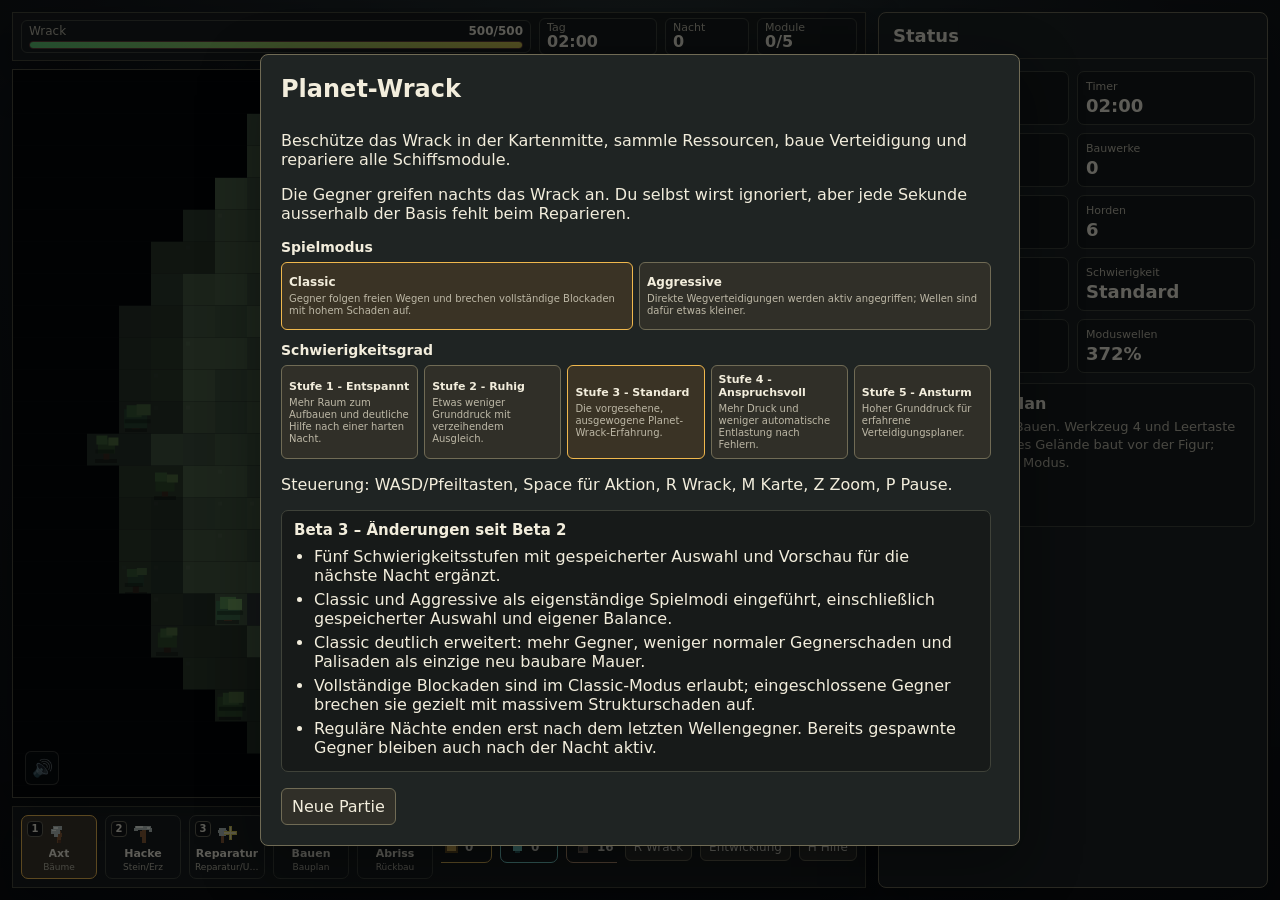
<file: index.html>
<!doctype html>
<html lang="de">
<head>
  <meta charset="utf-8">
  <meta name="viewport" content="width=device-width, initial-scale=1">
  <title>Planet-Wrack</title>
  <link rel="stylesheet" href="css/styles.css">
</head>
<body>
  <main id="app" class="app">
    <section class="game-shell" aria-label="Planet-Wrack Spielfeld">
      <header class="topbar">
        <div class="ship-status">
          <div class="bar-label">
            <span>Wrack</span>
            <strong id="shipHpText">500/500</strong>
          </div>
          <div class="hp-track"><div id="shipHpFill" class="hp-fill"></div></div>
        </div>
        <div class="phase-card">
          <span id="phaseName">Tag</span>
          <strong id="phaseTimer">02:00</strong>
        </div>
        <div class="wave-card">
          <span>Nacht</span>
          <strong id="nightText">0</strong>
        </div>
        <div class="module-card">
          <span>Module</span>
          <strong id="moduleText">0/5</strong>
        </div>
      </header>

      <div class="canvas-wrap">
        <canvas id="gameCanvas" width="1280" height="720"></canvas>
        <button id="muteButton" class="mute-button" type="button" aria-label="Sound ausschalten" title="Sound ausschalten">&#128266;</button>
        <div id="pauseOverlay" class="pause-overlay hidden">
          <div>
            <h1>Pause</h1>
            <p>Drücke P zum Weiterspielen.</p>
          </div>
        </div>
        <div id="toastStack" class="toast-stack" aria-live="polite"></div>
      </div>

      <footer class="bottombar">
        <div id="toolBar" class="tool-bar"></div>
        <div id="resourceBar" class="resource-bar"></div>
        <div class="quick-actions">
          <button id="shipButton" type="button">R Wrack</button>
          <button id="developmentButton" type="button">Entwicklung</button>
          <button id="helpButton" type="button">H Hilfe</button>
        </div>
      </footer>
    </section>

    <aside id="sidePanel" class="side-panel" aria-live="polite">
      <div class="panel-head">
        <h2 id="panelTitle">Panel</h2>
        <button id="panelCloseButton" type="button" aria-label="Status anzeigen">i</button>
      </div>
      <div id="panelBody" class="panel-body"></div>
    </aside>

    <section id="morningReport" class="modal hidden" role="dialog" aria-modal="true">
      <div class="modal-card">
        <h2>Morgengrauen</h2>
        <div id="reportBody">
          <div class="dialog-actions">
            <button id="reportCloseButton" type="button">Weiter</button>
          </div>
        </div>
      </div>
    </section>

    <section id="gameDialog" class="modal hidden" role="dialog" aria-modal="true">
      <div class="modal-card large">
        <h2 id="dialogTitle">Planet-Wrack</h2>
        <div id="dialogBody"></div>
        <div id="dialogActions" class="dialog-actions"></div>
      </div>
    </section>

    <section id="tacticalMap" class="tactical-map hidden" role="dialog" aria-modal="false" aria-label="Taktische Karte">
      <div class="tactical-map-card">
        <div class="tactical-map-head">
          <div>
            <h2>Karte</h2>
            <div class="tactical-map-legend" aria-label="Kartenlegende">
              <span><i class="map-dot player-dot"></i>Spieler</span>
              <span><i class="map-dot enemy-dot"></i>Gegner</span>
              <span><i class="map-dot pin-dot"></i>Nadeln</span>
            </div>
          </div>
          <button id="tacticalMapCloseButton" class="icon-button" type="button" aria-label="Karte schließen" title="Karte schließen">×</button>
        </div>
        <canvas id="tacticalMapCanvas" aria-label="Live-Karte der Welt"></canvas>
      </div>
    </section>
  </main>

  <script src="js/config.js"></script>
  <script src="js/data/resources.js"></script>
  <script src="js/data/buildings.js"></script>
  <script src="js/data/enemies.js"></script>
  <script src="js/data/wildlife.js"></script>
  <script src="js/data/shipModules.js"></script>
  <script src="js/data/waves.js"></script>
  <script src="js/data/tooltips.js"></script>
  <script src="js/data/perks.js"></script>
  <script src="js/random.js"></script>
  <script src="js/state.js"></script>
  <script src="js/systems/development.js"></script>
  <script src="js/systems/gameModes.js"></script>
  <script src="js/utils.js"></script>
  <script src="js/systems/sound.js"></script>
  <script src="js/input.js"></script>
  <script src="js/camera.js"></script>
  <script src="js/world/tiles.js"></script>
  <script src="js/world/spatialIndex.js"></script>
  <script src="js/world/mapGenerator.js"></script>
  <script src="js/world/fog.js"></script>
  <script src="js/world/resources.js"></script>
  <script src="js/entities/player.js"></script>
  <script src="js/entities/projectiles.js"></script>
  <script src="js/entities/enemies.js"></script>
  <script src="js/systems/pathfinding.js"></script>
  <script src="js/systems/dayNight.js"></script>
  <script src="js/systems/damageVisuals.js"></script>
  <script src="js/systems/drops.js"></script>
  <script src="js/systems/treasure.js"></script>
  <script src="js/systems/outposts.js"></script>
  <script src="js/systems/mapPins.js"></script>
  <script src="js/systems/wildlife.js"></script>
  <script src="js/systems/building.js"></script>
  <script src="js/systems/combat.js"></script>
  <script src="js/systems/spawning.js"></script>
  <script src="js/systems/progression.js"></script>
  <script src="js/systems/perks.js"></script>
  <script src="js/systems/autobalance.js"></script>
  <script src="mods/pixel-overrides.js"></script>
  <script src="js/systems/pixelArt.js"></script>
  <script src="js/systems/save.js"></script>
  <script src="js/ui/icons.js"></script>
  <script src="js/ui/messages.js"></script>
  <script src="js/ui/hud.js"></script>
  <script src="js/ui/panels.js"></script>
  <script src="js/ui/designPanel.js"></script>
  <script src="js/ui/tacticalMap.js"></script>
  <script src="js/render/renderWorld.js"></script>
  <script src="js/render/renderEntities.js"></script>
  <script src="js/render/renderFog.js"></script>
  <script src="js/render/renderEffects.js"></script>
  <script src="js/render/renderMain.js"></script>
  <script src="js/gameLoop.js"></script>
  <script src="js/bootstrap.js"></script>
</body>
</html>
</file>
<file: css/styles.css>
:root {
  color-scheme: dark;
  --bg: #101114;
  --panel: #1f2423;
  --panel-2: #2b2e2a;
  --ink: #f2eddc;
  --muted: #bdb8a6;
  --line: #575444;
  --accent: #f0b84d;
  --accent-2: #66c6a6;
  --danger: #e35d57;
  --ok: #6ec36e;
  --shadow: rgba(0, 0, 0, .36);
}

* {
  box-sizing: border-box;
}

html,
body {
  margin: 0;
  width: 100%;
  height: 100%;
  background: radial-gradient(circle at 50% 10%, #27302f 0, #111315 54%, #090a0b 100%);
  color: var(--ink);
  font-family: "Segoe UI", system-ui, sans-serif;
  overflow: hidden;
}

button {
  border: 1px solid #706b55;
  background: #302f28;
  color: var(--ink);
  border-radius: 6px;
  padding: 8px 10px;
  font: inherit;
  cursor: pointer;
}

button:hover,
button:focus-visible {
  border-color: var(--accent);
  outline: none;
}

button:disabled {
  cursor: not-allowed;
  opacity: .45;
}

.app {
  height: 100vh;
  display: grid;
  grid-template-columns: minmax(780px, 1fr) 390px;
  align-items: stretch;
  gap: 12px;
  padding: 12px;
  overflow: hidden;
}

.game-shell {
  width: 100%;
  display: grid;
  grid-template-rows: auto minmax(0, 1fr) auto;
  gap: 8px;
  min-width: 0;
  min-height: 0;
}

.topbar,
.bottombar {
  display: grid;
  gap: 8px;
  background: rgba(24, 27, 26, .96);
  border: 1px solid #494738;
  box-shadow: 0 16px 40px var(--shadow);
  padding: 8px;
}

.topbar {
  grid-template-columns: minmax(280px, 1fr) 118px 84px 100px;
  align-items: center;
  padding: 5px 8px;
}

.bottombar {
  grid-template-columns: auto minmax(0, 1fr) auto;
  align-items: center;
}

.bottombar .resource-bar {
  justify-content: center;
  min-width: 0;
}

.bottombar .quick-actions {
  justify-content: flex-end;
}

.ship-status,
.phase-card,
.wave-card,
.module-card {
  background: #171a19;
  border: 1px solid #3f4239;
  border-radius: 6px;
  padding: 3px 7px;
}

.bar-label {
  display: flex;
  justify-content: space-between;
  color: var(--muted);
  font-size: 12px;
}

.bar-label strong {
  color: var(--ink);
}

.hp-track {
  height: 8px;
  margin-top: 3px;
  background: #311917;
  border: 1px solid #5f3934;
  border-radius: 99px;
  overflow: hidden;
}

.hp-fill {
  width: 100%;
  height: 100%;
  background: linear-gradient(90deg, #5fc772, #d7c951);
  transition: width .18s ease, background .18s ease;
}

.phase-card,
.wave-card,
.module-card {
  display: grid;
  gap: 1px;
}

.phase-card span,
.wave-card span,
.module-card span {
  color: var(--muted);
  font-size: 11px;
  line-height: 1;
}

.phase-card strong,
.wave-card strong,
.module-card strong {
  font-size: 16px;
  line-height: 1.05;
}

.canvas-wrap {
  position: relative;
  min-height: 0;
  height: 100%;
  background: #050606;
  border: 1px solid #4c4a3b;
  overflow: hidden;
  box-shadow: 0 18px 50px var(--shadow);
}

.mute-button {
  position: absolute;
  z-index: 9;
  left: 12px;
  bottom: 12px;
  display: grid;
  width: 34px;
  height: 34px;
  place-items: center;
  padding: 0;
  border-color: rgba(189, 184, 166, .45);
  background: rgba(15, 18, 18, .66);
  font-size: 17px;
  line-height: 1;
  opacity: .58;
}

.mute-button:hover,
.mute-button:focus-visible {
  opacity: 1;
}

#gameCanvas {
  display: block;
  width: 100%;
  height: 100%;
  min-height: 0;
  image-rendering: pixelated;
}

.pause-overlay,
.modal {
  position: fixed;
  inset: 0;
  display: grid;
  place-items: center;
  background: rgba(3, 4, 5, .62);
  z-index: 20;
}

.pause-overlay {
  position: absolute;
  z-index: 8;
}

.pause-overlay > div,
.modal-card {
  width: min(520px, calc(100vw - 32px));
  background: var(--panel);
  border: 1px solid #706b55;
  box-shadow: 0 20px 60px var(--shadow);
  border-radius: 8px;
  padding: 20px;
}

.modal-card.large {
  width: min(760px, calc(100vw - 32px));
  max-height: calc(100vh - 32px);
  display: grid;
  grid-template-rows: auto minmax(0, 1fr) auto;
}

.modal-card.large #dialogBody {
  min-height: 0;
  overflow-y: auto;
  padding-right: 8px;
}

.modal-card h1,
.modal-card h2,
.pause-overlay h1 {
  margin: 0 0 12px;
}

.morning-tooltip {
  display: grid;
  gap: 4px;
  margin: 14px 0 18px;
  padding: 10px 12px;
  border-left: 3px solid var(--accent);
  background: rgba(131, 227, 218, .08);
  color: var(--muted);
}

.morning-tooltip strong {
  color: var(--accent);
  font-size: 11px;
  text-transform: uppercase;
}

.dialog-actions {
  display: flex;
  flex-wrap: wrap;
  gap: 8px;
  margin-top: 16px;
}

.cheat-dialog .modal-card {
  width: min(360px, calc(100vw - 32px));
}

.tactical-map {
  position: fixed;
  inset: 0;
  z-index: 24;
  display: grid;
  place-items: center;
  padding: 16px;
  background: rgba(3, 4, 5, .72);
}

.tactical-map-card {
  width: min(780px, calc(100vw - 32px), calc(100vh - 118px));
  max-height: calc(100vh - 32px);
  padding: 12px;
  background: #171a19;
  border: 1px solid #706b55;
  border-radius: 8px;
  box-shadow: 0 20px 60px var(--shadow);
}

.tactical-map-head {
  display: flex;
  align-items: flex-start;
  justify-content: space-between;
  gap: 12px;
  margin-bottom: 10px;
}

.tactical-map-head h2 {
  margin: 0 0 5px;
  font-size: 18px;
}

.tactical-map-legend {
  display: flex;
  flex-wrap: wrap;
  gap: 10px;
  color: var(--muted);
  font-size: 12px;
}

.tactical-map-legend span {
  display: inline-flex;
  align-items: center;
  gap: 4px;
}

.map-dot {
  width: 8px;
  height: 8px;
  border: 1px solid #121414;
  border-radius: 50%;
}

.player-dot { background: #66c6a6; }
.enemy-dot { background: #e35d57; }
.pin-dot { background: #f3d36b; }

.icon-button {
  width: 30px;
  height: 30px;
  padding: 0;
  font-size: 22px;
  line-height: 1;
}

#tacticalMapCanvas {
  display: block;
  width: 100%;
  aspect-ratio: 1;
  border: 1px solid #494738;
  background: #101614;
  image-rendering: pixelated;
}

.cheat-form label {
  display: block;
  margin-bottom: 6px;
  color: var(--muted);
  font-size: 12px;
}

.cheat-form input {
  box-sizing: border-box;
  width: 100%;
  padding: 9px 10px;
  color: var(--text);
  background: #171a19;
  border: 1px solid #706b55;
  border-radius: 4px;
  font: inherit;
}

.start-changelog {
  margin-top: 16px;
  padding: 10px 12px;
  background: #171a19;
  border: 1px solid #3f4239;
  border-radius: 7px;
}

.start-changelog h3 {
  margin: 0 0 8px;
  font-size: 15px;
}

.start-changelog-scroll {
  max-height: 240px;
  overflow-y: auto;
  padding-right: 8px;
}

.start-changelog ul {
  margin: 0;
  padding-left: 20px;
}

.start-changelog li + li {
  margin-top: 5px;
}

.start-changelog-separator {
  margin: 14px 0;
  border: 0;
  border-top: 1px dashed #706b55;
}

.help-catalog {
  max-height: min(60vh, 560px);
  overflow-y: auto;
  margin-top: 14px;
  padding: 2px 8px 2px 0;
}

.help-catalog h3 {
  margin: 14px 0 8px;
}

.help-catalog h3:first-child {
  margin-top: 0;
}

.help-unit-grid {
  display: grid;
  grid-template-columns: repeat(2, minmax(0, 1fr));
  gap: 8px;
}

.help-unit-card {
  min-width: 0;
  padding: 10px;
  background: #171a19;
  border: 1px solid #3f4239;
  border-radius: 7px;
}

.help-unit-heading {
  display: flex;
  align-items: center;
  gap: 8px;
}

.help-unit-image {
  flex: 0 0 48px;
  width: 48px;
  height: 48px;
  background: #0f1211;
  border: 1px solid #3f4239;
  image-rendering: pixelated;
}

.help-unit-card h4 {
  margin: 0;
  font-size: 16px;
}

.help-unit-role {
  margin-top: 3px;
  color: var(--muted);
  font-size: 12px;
}

.help-unit-card p {
  margin: 8px 0 0;
  font-size: 12px;
  line-height: 1.35;
}

.help-unit-stats {
  display: grid;
  grid-template-columns: repeat(2, minmax(0, 1fr));
  gap: 5px 10px;
  margin: 10px 0 0;
}

.help-unit-stats div {
  min-width: 0;
}

.help-unit-stats dt {
  color: var(--muted);
  font-size: 11px;
}

.help-unit-stats dd {
  margin: 1px 0 0;
  overflow-wrap: anywhere;
  font-size: 12px;
}

.difficulty-picker {
  margin: 12px 0;
}

.mode-picker {
  margin: 12px 0;
}

.mode-picker h3 {
  margin: 0 0 7px;
  font-size: 14px;
}

.mode-options {
  display: grid;
  grid-template-columns: repeat(2, minmax(0, 1fr));
  gap: 6px;
}

.mode-option {
  min-width: 0;
  min-height: 68px;
  padding: 7px;
  text-align: left;
}

.mode-option strong,
.mode-option span {
  display: block;
}

.mode-option strong {
  font-size: 12px;
}

.mode-option span {
  margin-top: 4px;
  color: var(--muted);
  font-size: 10px;
  line-height: 1.2;
}

.mode-option.active {
  border-color: var(--accent);
  background: #3a3325;
}

.difficulty-picker h3 {
  margin: 0 0 7px;
  font-size: 14px;
}

.difficulty-options {
  display: grid;
  grid-template-columns: repeat(5, minmax(0, 1fr));
  gap: 6px;
}

.difficulty-option {
  min-width: 0;
  min-height: 78px;
  padding: 7px;
  text-align: left;
}

.difficulty-option strong,
.difficulty-option span {
  display: block;
}

.difficulty-option strong {
  font-size: 11px;
}

.difficulty-option span {
  margin-top: 4px;
  color: var(--muted);
  font-size: 10px;
  line-height: 1.2;
}

.difficulty-option.active {
  border-color: var(--accent);
  background: #3a3325;
}

.difficulty-picker-readonly .difficulty-option {
  cursor: default;
  opacity: .7;
}

.difficulty-picker-readonly .difficulty-option.active {
  opacity: 1;
}

.mode-picker-readonly .mode-option {
  cursor: default;
  opacity: .7;
}

.mode-picker-readonly .mode-option.active {
  opacity: 1;
}

@media (max-width: 760px) {
  .difficulty-options {
    grid-template-columns: repeat(2, minmax(0, 1fr));
  }

  .help-unit-grid {
    grid-template-columns: 1fr;
  }
}

.tool-bar,
.resource-bar,
.quick-actions {
  display: flex;
  gap: 8px;
  align-items: center;
  flex-wrap: nowrap;
  min-width: 0;
}

.resource-bar {
  overflow: hidden;
}

.tool-button,
.resource-pill,
.build-card,
.module-row,
.report-row {
  background: #171a19;
  border: 1px solid #3f4239;
  border-radius: 7px;
}

.tool-button {
  position: relative;
  display: grid;
  grid-template-rows: 24px 15px 12px;
  justify-items: center;
  align-items: center;
  width: 76px;
  height: 64px;
  padding: 6px 5px 5px;
  overflow: hidden;
}

.tool-button.active {
  border-color: var(--accent);
  background: #3a3325;
}

.tool-button strong,
.tool-button span {
  max-width: 100%;
  line-height: 1;
  white-space: nowrap;
}

.tool-button strong {
  font-size: 11px;
  overflow: hidden;
  text-overflow: ellipsis;
}

.tool-button .tool-key {
  position: absolute;
  left: 5px;
  top: 5px;
  min-width: 16px;
  height: 16px;
  display: grid;
  place-items: center;
  border: 1px solid #6b6757;
  border-radius: 4px;
  background: #101211;
  color: var(--ink);
  font-size: 10px;
  font-weight: 800;
}

.tool-button .tool-hint {
  display: block;
  color: var(--muted);
  font-size: 9px;
  overflow: hidden;
  text-overflow: ellipsis;
}

.tool-icon {
  width: 24px;
  height: 24px;
  image-rendering: pixelated;
}

.resource-pill {
  display: inline-flex;
  align-items: center;
  gap: 5px;
  min-width: 58px;
  padding: 6px 7px;
  font-weight: 700;
  font-size: 12px;
  flex: 0 1 64px;
}

.quick-actions button {
  padding: 6px 8px;
  font-size: 12px;
  white-space: nowrap;
  flex: 0 0 auto;
}

.resource-pill small {
  color: var(--muted);
  font-weight: 600;
}

.side-panel {
  position: sticky;
  top: 12px;
  width: 100%;
  height: calc(100vh - 24px);
  max-height: calc(100vh - 24px);
  background: rgba(28, 32, 31, .98);
  border: 1px solid #706b55;
  box-shadow: 0 18px 55px var(--shadow);
  border-radius: 8px;
  display: grid;
  grid-template-rows: auto 1fr;
  min-width: 0;
}

.panel-head {
  display: flex;
  justify-content: space-between;
  align-items: center;
  padding: 12px 14px;
  border-bottom: 1px solid #454438;
}

.panel-head h2 {
  margin: 0;
  font-size: 18px;
}

.panel-body {
  overflow: auto;
  padding: 12px;
}

.build-card,
.module-row,
.report-row {
  margin-bottom: 10px;
  padding: 10px;
}

.build-card h3,
.module-row h3 {
  margin: 0 0 5px;
  font-size: 16px;
}

.build-card > button {
  margin-top: 8px;
}

.perk-overview {
  padding: 2px 0 12px;
  border-bottom: 1px solid #3f4239;
}

.perk-overview > div {
  display: flex;
  justify-content: space-between;
  align-items: baseline;
}

.perk-overview span,
.perk-overview p,
.perk-branch-heading p,
.perk-node span,
.perk-node small {
  color: var(--muted);
}

.perk-overview strong {
  color: var(--accent-2);
  font-size: 18px;
}

.perk-overview p,
.perk-branch-heading p {
  margin: 5px 0 0;
  font-size: 12px;
  line-height: 1.35;
}

.perk-branch {
  padding: 14px 0;
  border-bottom: 1px solid #3f4239;
}

.perk-branch:last-child {
  border-bottom: 0;
}

.perk-branch-heading h3 {
  margin: 0;
  font-size: 16px;
}

.perk-tree {
  display: grid;
  gap: 8px;
  margin-top: 10px;
  padding-left: 12px;
  border-left: 2px solid #5d684c;
}

.perk-node {
  position: relative;
  display: grid;
  gap: 3px;
  width: 100%;
  padding: 9px 10px;
  text-align: left;
  background: #171a19;
  border: 1px solid #4d5840;
  border-radius: 6px;
}

.perk-node::before {
  content: "";
  position: absolute;
  left: -14px;
  top: 50%;
  width: 12px;
  border-top: 2px solid #5d684c;
}

.perk-node strong {
  color: var(--ink);
  font-size: 13px;
}

.perk-node span,
.perk-node small {
  font-size: 11px;
  line-height: 1.3;
}

.perk-node small {
  color: var(--accent-2);
}

.perk-node:not(:disabled):hover {
  border-color: var(--accent);
  background: #30352d;
}

.perk-node.purchased {
  border-color: #78b96a;
  background: #263728;
}

.perk-node.purchased small {
  color: #8bd47c;
}

.perk-node.locked,
.perk-node:disabled:not(.purchased) {
  opacity: .48;
}

.perk-branch.planned {
  filter: blur(.45px) saturate(.4);
}

.perk-node-planned {
  cursor: default;
  border-style: dashed;
  background: rgba(23, 26, 25, .65);
}

.report-perks-button {
  
}

.build-title {
  display: flex;
  justify-content: space-between;
  align-items: center;
  gap: 10px;
}

.build-title h3 {
  display: flex;
  align-items: center;
  gap: 8px;
  margin: 0;
}

.build-title strong {
  color: var(--accent-2);
  font-size: 13px;
  white-space: nowrap;
}

.build-preview {
  width: 24px;
  height: 24px;
  flex: 0 0 24px;
  border: 1px solid #68624e;
  border-radius: 5px;
  background: #282a25;
  image-rendering: pixelated;
}

.stat-grid {
  display: grid;
  grid-template-columns: repeat(2, minmax(0, 1fr));
  gap: 8px;
  margin-bottom: 10px;
}

.stat-box {
  background: #141716;
  border: 1px solid #3f4239;
  border-radius: 7px;
  padding: 8px;
}

.stat-box span {
  display: block;
  color: var(--muted);
  font-size: 11px;
}

.stat-box strong {
  display: block;
  margin-top: 2px;
  font-size: 18px;
}

.cost-chip {
  position: relative;
  display: inline-grid;
  grid-template-columns: 22px auto;
  align-items: center;
  gap: 6px;
  min-width: 118px;
  overflow: hidden;
  background: #20231f;
  border: 1px solid #4b4c3f;
  border-radius: 6px;
  padding: 4px 7px 4px 4px;
  font-size: 12px;
}

.cost-chip::before {
  content: "";
  position: absolute;
  inset: 0 auto 0 0;
  width: var(--fill, 0%);
  background: rgba(102, 198, 166, .2);
  border-right: 1px solid rgba(102, 198, 166, .34);
  pointer-events: none;
}

.cost-chip.short::before {
  background: rgba(240, 184, 77, .16);
  border-right-color: rgba(240, 184, 77, .32);
}

.cost-chip > * {
  position: relative;
  z-index: 1;
}

.cost-chip > span {
  white-space: nowrap;
  font-weight: 700;
  text-align: right;
}

.cost-chip.short {
  border-color: #8d554f;
  color: #ffafa8;
}

.cost-chip.ready {
  border-color: #567b58;
  color: #a7e6a8;
}

.resource-icon {
  width: 18px;
  height: 18px;
  image-rendering: pixelated;
}

.build-actions,
.panel-actions {
  display: flex;
  flex-wrap: wrap;
  gap: 8px;
  margin-top: 8px;
}

.development-section {
  display: grid;
  gap: 10px;
  padding: 10px 0;
  border-bottom: 1px solid #3f4239;
}

.development-section:first-child {
  padding-top: 0;
}

.development-section:last-child {
  border-bottom: 0;
  padding-bottom: 0;
}

.development-section h3 {
  margin: 0;
  font-size: 16px;
}

.development-control {
  display: grid;
  grid-template-columns: 1fr auto auto;
  align-items: center;
  gap: 8px;
  color: var(--muted);
}

.development-control output {
  color: var(--accent-2);
  font-variant-numeric: tabular-nums;
}

.development-factor-buttons {
  display: flex;
  gap: 4px;
}

.development-factor-buttons button {
  width: 30px;
  min-width: 30px;
  height: 28px;
  padding: 0;
  font-size: 18px;
  line-height: 1;
}

.development-speeds {
  display: grid;
  grid-template-columns: repeat(3, minmax(0, 1fr));
  gap: 6px;
}

.development-speeds button.active {
  border-color: var(--accent);
  background: #3a3325;
}

.design-actions {
  display: flex;
  flex-wrap: wrap;
  gap: 8px;
  margin-bottom: 10px;
}

.design-actions button {
  flex: 1 1 112px;
}

.design-tabs {
  display: flex;
  flex-wrap: wrap;
  gap: 6px;
  margin-bottom: 10px;
}

.design-tabs button {
  flex: 1 1 84px;
  padding: 7px 8px;
  font-size: 12px;
}

.design-tabs button.active,
.design-toolbar button.active {
  border-color: var(--accent);
  background: #3a3325;
}

.design-asset-list {
  display: grid;
  grid-template-columns: repeat(2, minmax(0, 1fr));
  gap: 8px;
  margin-bottom: 10px;
}

.design-asset {
  min-width: 0;
  min-height: 72px;
  display: grid;
  grid-template-columns: 34px minmax(0, 1fr);
  grid-template-rows: 1fr auto;
  gap: 3px 8px;
  align-items: center;
  padding: 7px;
  text-align: left;
}

.design-asset.active {
  border-color: var(--accent);
  background: #3a3325;
}

.design-asset span,
.design-asset strong {
  min-width: 0;
  overflow: hidden;
  text-overflow: ellipsis;
  white-space: nowrap;
}

.design-asset strong {
  color: var(--muted);
  font-size: 10px;
  font-weight: 700;
}

.design-preview {
  grid-row: 1 / 3;
  width: 32px;
  height: 32px;
  image-rendering: pixelated;
  border: 1px solid #68624e;
  border-radius: 5px;
  background: #282a25;
}

.design-editor-card {
  display: grid;
  gap: 10px;
}

.design-toolbar,
.design-color-row,
.design-scale-row {
  display: flex;
  flex-wrap: wrap;
  gap: 8px;
  align-items: center;
}

.design-toolbar button {
  flex: 1 1 92px;
}

.design-check {
  flex: 1 1 100%;
  display: flex;
  align-items: center;
  gap: 8px;
  color: var(--muted);
  font-size: 12px;
}

.design-scale-row {
  display: grid;
  grid-template-columns: 72px minmax(0, 1fr) 42px;
}

.design-scale-row label {
  color: var(--muted);
  font-size: 12px;
}

.design-scale-row input {
  width: 100%;
  accent-color: var(--accent);
}

.design-scale-row strong {
  color: var(--accent-2);
  font-size: 12px;
  text-align: right;
}

.design-color-row input[type="color"] {
  width: 44px;
  height: 34px;
  padding: 2px;
  border: 1px solid #706b55;
  border-radius: 6px;
  background: #171a19;
}

.design-color-row input[type="text"] {
  width: 88px;
  height: 34px;
  border: 1px solid #706b55;
  border-radius: 6px;
  background: #171a19;
  color: var(--ink);
  padding: 7px;
  font: 700 12px "Segoe UI", system-ui, sans-serif;
}

.design-swatches {
  display: grid;
  grid-template-columns: repeat(8, 22px);
  gap: 5px;
}

.design-swatch {
  width: 22px;
  height: 22px;
  min-width: 0;
  padding: 0;
  border-radius: 4px;
  border: 1px solid rgba(255,255,255,.18);
}

.design-swatch.transparent,
.design-stage,
.design-canvas {
  background-color: #f2eddc;
  background-image:
    linear-gradient(45deg, #c8c1a9 25%, transparent 25%),
    linear-gradient(-45deg, #c8c1a9 25%, transparent 25%),
    linear-gradient(45deg, transparent 75%, #c8c1a9 75%),
    linear-gradient(-45deg, transparent 75%, #c8c1a9 75%);
  background-size: 14px 14px;
  background-position: 0 0, 0 7px, 7px -7px, -7px 0;
}

.design-stage {
  max-width: 100%;
  overflow: auto;
  border: 1px solid #575444;
  border-radius: 7px;
  padding: 8px;
}

.design-canvas {
  display: block;
  image-rendering: pixelated;
  cursor: crosshair;
}

.context-line {
  display: flex;
  justify-content: space-between;
  gap: 8px;
  padding: 6px 0;
  border-bottom: 1px solid rgba(112, 107, 85, .25);
}

.context-line span {
  color: var(--muted);
}

.target-priority {
  display: grid;
  grid-template-columns: minmax(0, 1fr) minmax(130px, auto);
  align-items: center;
  gap: 8px;
  padding: 8px 0;
  color: var(--muted);
  font-size: 13px;
}

.target-priority select {
  min-width: 0;
  padding: 6px 8px;
  border: 1px solid #706b55;
  border-radius: 5px;
  background: #302f28;
  color: var(--ink);
  font: inherit;
}

.build-mode {
  display: grid;
  grid-template-columns: repeat(2, minmax(0, 1fr));
  gap: 6px;
  margin: 8px 0;
}

.build-mode button.active {
  border-color: var(--accent);
  background: #3a3325;
}

.meta {
  color: var(--muted);
  font-size: 13px;
  line-height: 1.38;
}

.tower-stats {
  color: #8d968c;
  font-size: 12px;
  line-height: 1.35;
  margin-top: 7px;
}

.upgrade-row + .upgrade-row {
  margin-top: 8px;
}

.upgrade-row .tower-stats {
  margin: 4px 2px 0;
}

.costs {
  display: flex;
  flex-wrap: wrap;
  gap: 6px;
  margin: 8px 0;
}

.costs > span:not(.cost-chip) {
  background: #242722;
  border: 1px solid #4b4c3f;
  border-radius: 5px;
  padding: 3px 6px;
  font-size: 12px;
}

.progress-track {
  height: 10px;
  background: #121412;
  border: 1px solid #414036;
  border-radius: 99px;
  overflow: hidden;
  margin: 8px 0;
}

.progress-fill {
  height: 100%;
  background: linear-gradient(90deg, var(--accent-2), var(--accent));
}

.toast-stack {
  position: absolute;
  left: 56px;
  bottom: 12px;
  display: grid;
  gap: 6px;
  width: min(380px, calc(100% - 24px));
  pointer-events: none;
}

.toast {
  background: rgba(20, 23, 22, .94);
  border-left: 4px solid var(--accent);
  padding: 8px 10px;
  border-radius: 5px;
  box-shadow: 0 10px 30px var(--shadow);
}

.toast.danger {
  border-left-color: var(--danger);
}

.toast.ok {
  border-left-color: var(--ok);
}

.hidden {
  display: none !important;
}

.kbd {
  display: inline-block;
  min-width: 22px;
  padding: 1px 5px;
  border: 1px solid #6b6757;
  border-radius: 4px;
  background: #141615;
  color: var(--ink);
  text-align: center;
}

.danger-text {
  color: #ff8d84;
}

.ok-text {
  color: #8ae28c;
}

@media (max-width: 980px) {
  html,
  body {
    overflow: auto;
  }

  .app {
    grid-template-columns: 1fr;
    height: auto;
    min-height: 100vh;
    overflow: visible;
  }

  .topbar,
  .bottombar {
    grid-template-columns: 1fr;
  }

  .tool-bar,
  .resource-bar,
  .quick-actions {
    flex-wrap: wrap;
  }

  .side-panel {
    position: static;
    height: auto;
    max-height: none;
  }

  .canvas-wrap {
    height: 62vh;
    min-height: 360px;
  }
}
</file>
